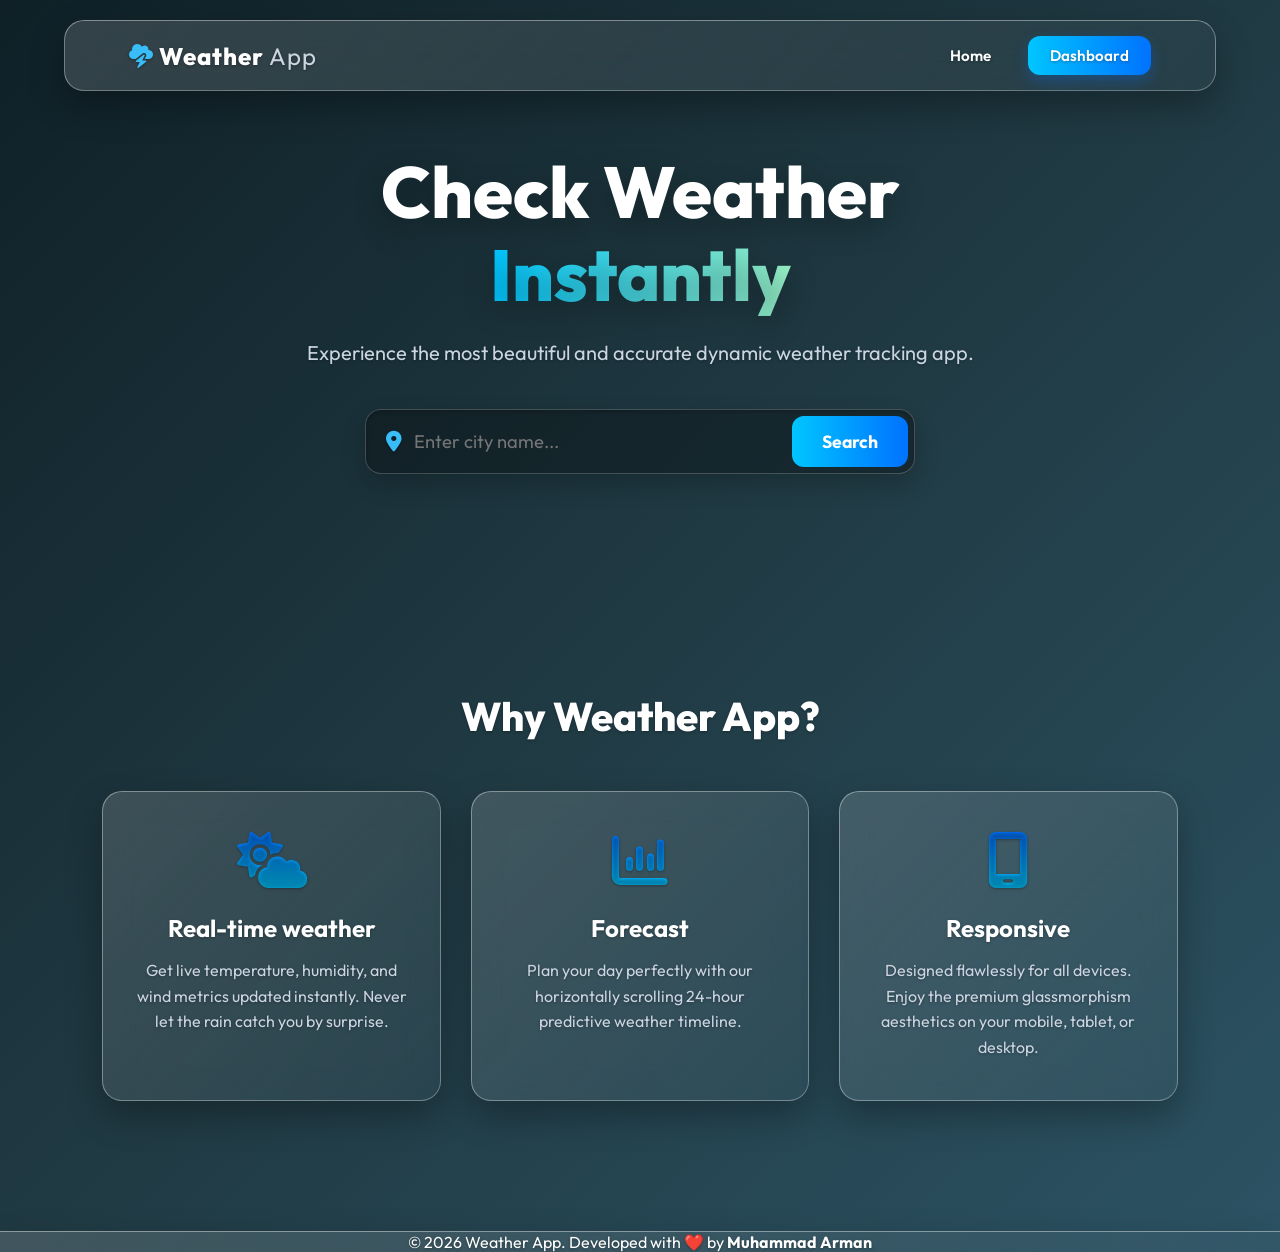
<file: index.html>
<!DOCTYPE html>
<html lang="en">
<head>
    <meta charset="UTF-8">
    <meta name="viewport" content="width=device-width, initial-scale=1.0">
    <title>Weather App</title>
    <link rel="stylesheet" href="assets/global.css">
    <link rel="stylesheet" href="assets/landing.css">
    <link rel="stylesheet" href="https://cdnjs.cloudflare.com/ajax/libs/font-awesome/6.4.0/css/all.min.css">
</head>
<body>
    <div class="glow-orb" style="top: -10%; left: -10%; background: radial-gradient(circle, rgba(0,198,255,0.4) 0%, transparent 70%);"></div>
    <div class="glow-orb" style="bottom: -10%; right: -10%; background: radial-gradient(circle, rgba(0,114,255,0.4) 0%, transparent 70%);"></div>

    <nav class="navbar glass-panel fade-in">
        <div class="logo">
            <i class="fa-solid fa-cloud-bolt" style="color: var(--accent);"></i> Weather <span>App</span>
        </div>
        <div class="nav-links">
            <a href="index.html" class="nav-btn login-btn" style="border: none;">Home</a>
            <a href="weather/dashboard.html" class="nav-btn signup-btn">Dashboard</a>
        </div>
    </nav>

    <main>
        <!-- Hero Section -->
        <section class="hero center-hero">
            <div class="hero-content fade-in">
                <h1>Check Weather <br><span class="gradient-text">Instantly</span></h1>
                <p>Experience the most beautiful and accurate dynamic weather tracking app.</p>
                
                <div class="landing-search-bar">
                    <i class="fa-solid fa-location-dot landing-search-icon"></i>
                    <input type="text" id="landing-search" placeholder="Enter city name..." autocomplete="off">
                    <button id="search-btn" class="btn-primary landing-search-btn">Search</button>
                </div>
            </div>
        </section>

        <!-- Features Section -->
        <section class="features" style="padding-top: 40px;">
            <h2 class="section-title text-center fade-in" style="animation-delay: 0.3s;">Why Weather App?</h2>
            <div class="features-grid">
                <div class="glass-panel feature-card fade-in" style="animation-delay: 0.4s;">
                    <i class="fa-solid fa-cloud-sun feature-icon"></i>
                    <h3>Real-time weather</h3>
                    <p>Get live temperature, humidity, and wind metrics updated instantly. Never let the rain catch you by surprise.</p>
                </div>
                <div class="glass-panel feature-card fade-in" style="animation-delay: 0.5s;">
                    <i class="fa-solid fa-chart-column feature-icon"></i>
                    <h3>Forecast</h3>
                    <p>Plan your day perfectly with our horizontally scrolling 24-hour predictive weather timeline.</p>
                </div>
                <div class="glass-panel feature-card fade-in" style="animation-delay: 0.6s;">
                    <i class="fa-solid fa-mobile-screen feature-icon"></i>
                    <h3>Responsive</h3>
                    <p>Designed flawlessly for all devices. Enjoy the premium glassmorphism aesthetics on your mobile, tablet, or desktop.</p>
                </div>
            </div>
        </section>
    </main>

    <footer class="glass-panel text-center fade-in" style="animation-delay: 0.7s; border-radius: 0; border-bottom: none; border-left: none; border-right: none; margin-top: 50px;">
        <p>&copy; 2026 Weather App. Developed with ❤️ by <strong>Muhammad Arman</strong></p>
    </footer>

    <script>
        const searchBtn = document.getElementById('search-btn');
        const landingSearch = document.getElementById('landing-search');

        // Web Audio API helper for sound effects
        function playClickSound() {
            try {
                const AudioContext = window.AudioContext || window.webkitAudioContext;
                const ctx = new AudioContext();
                const osc = ctx.createOscillator();
                const gainNode = ctx.createGain();
                osc.type = 'triangle';
                osc.frequency.setValueAtTime(400, ctx.currentTime);
                osc.connect(gainNode);
                gainNode.connect(ctx.destination);
                gainNode.gain.setValueAtTime(0, ctx.currentTime);
                gainNode.gain.linearRampToValueAtTime(0.2, ctx.currentTime + 0.02);
                gainNode.gain.exponentialRampToValueAtTime(0.01, ctx.currentTime + 0.15);
                osc.start(ctx.currentTime);
                osc.stop(ctx.currentTime + 0.15);
            } catch(e) {}
        }

        // Search Action
        function handleSearch() {
            const city = landingSearch.value.trim();
            if (city) {
                // Save city for dashboard to pick up automatically
                localStorage.setItem('landingSearchCity', city);
            }
            playClickSound();
            searchBtn.style.transform = 'scale(0.95)';
            
            setTimeout(() => {
                window.location.href = 'weather/dashboard.html';
            }, 200);
        }

        searchBtn.addEventListener('click', handleSearch);
        landingSearch.addEventListener('keypress', (e) => {
            if (e.key === 'Enter') handleSearch();
        });
    </script>
</body>
</html>
</file>
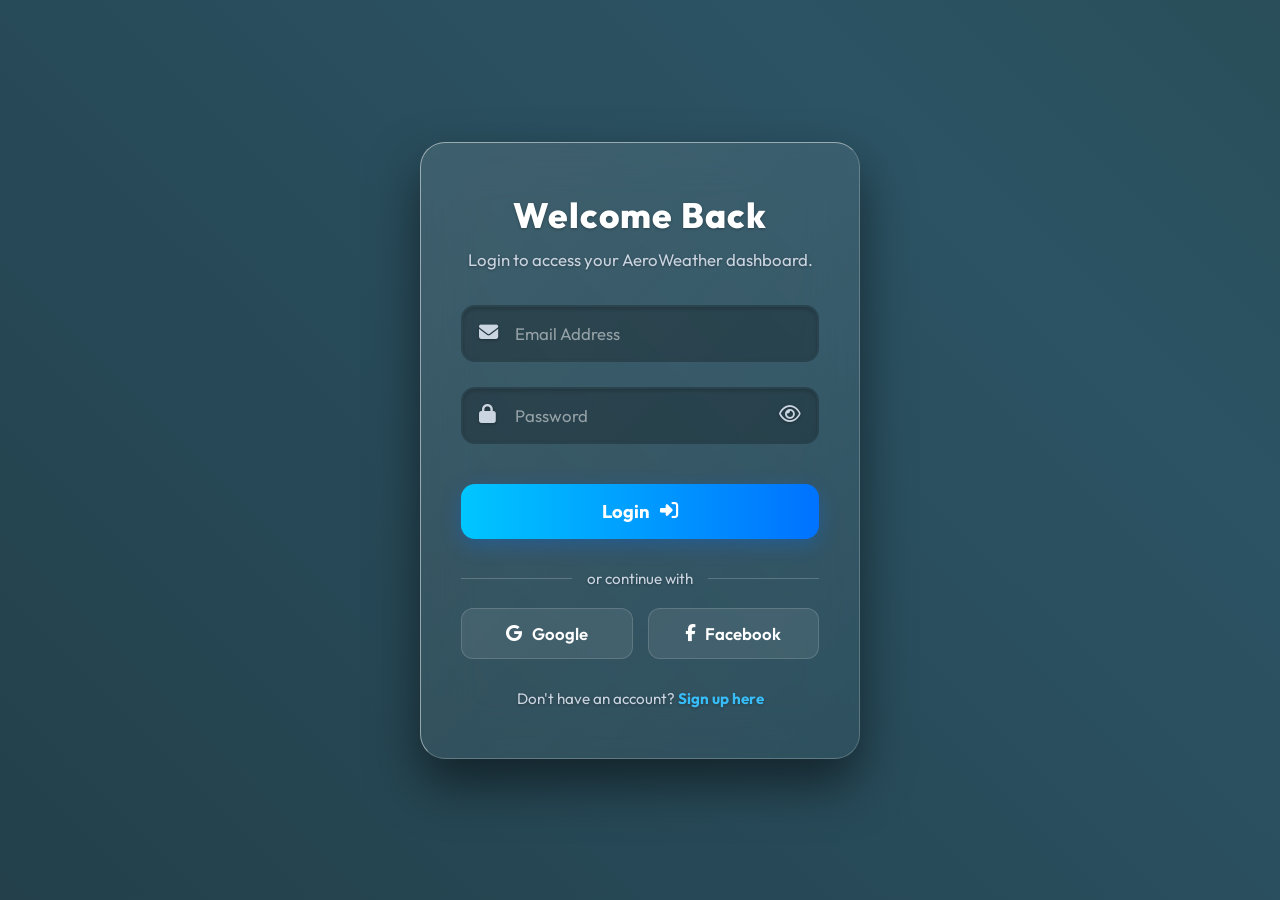
<file: auth/login.html>
<!DOCTYPE html>
<html lang="en">

<head>
    <meta charset="UTF-8">
    <meta name="viewport" content="width=device-width, initial-scale=1.0">
    <title>Login - AeroWeather</title>
    <link rel="stylesheet" href="../assets/global.css">
    <link rel="stylesheet" href="./login.css">
    <link rel="stylesheet" href="https://cdnjs.cloudflare.com/ajax/libs/font-awesome/6.4.0/css/all.min.css">
</head>

<body>
    <div id="toast" class="toast"></div>

    <div class="auth-container glass-panel fade-in">
        <div class="auth-header">
            <h2>Welcome Back</h2>
            <p>Login to access your AeroWeather dashboard.</p>
        </div>

        <form id="login-form" class="auth-form">
            <div class="input-group">
                <i class="fa-solid fa-envelope"></i>
                <input type="email" id="email" placeholder="Email Address" required autocomplete="off">
            </div>

            <div class="input-group">
                <i class="fa-solid fa-lock"></i>
                <input type="password" id="password" placeholder="Password" required>
                <i class="fa-regular fa-eye toggle-password" id="toggle-pwd"></i>
            </div>

            <button type="submit" class="btn-primary">Login <i class="fa-solid fa-right-to-bracket"></i></button>
        </form>

        <div class="divider">
            <span>or continue with</span>
        </div>

        <div class="social-login">
            <button type="button" class="btn-social google-btn" id="google-login">
                <i class="fa-brands fa-google"></i> Google
            </button>
            <button type="button" class="btn-social facebook-btn" id="fb-login">
                <i class="fa-brands fa-facebook-f"></i> Facebook
            </button>
        </div>

        <div class="auth-footer">
            <p>Don't have an account? <a href="signup.html">Sign up here</a></p>
        </div>
    </div>

    <script src="login.js"></script>
</body>

</html>
</file>
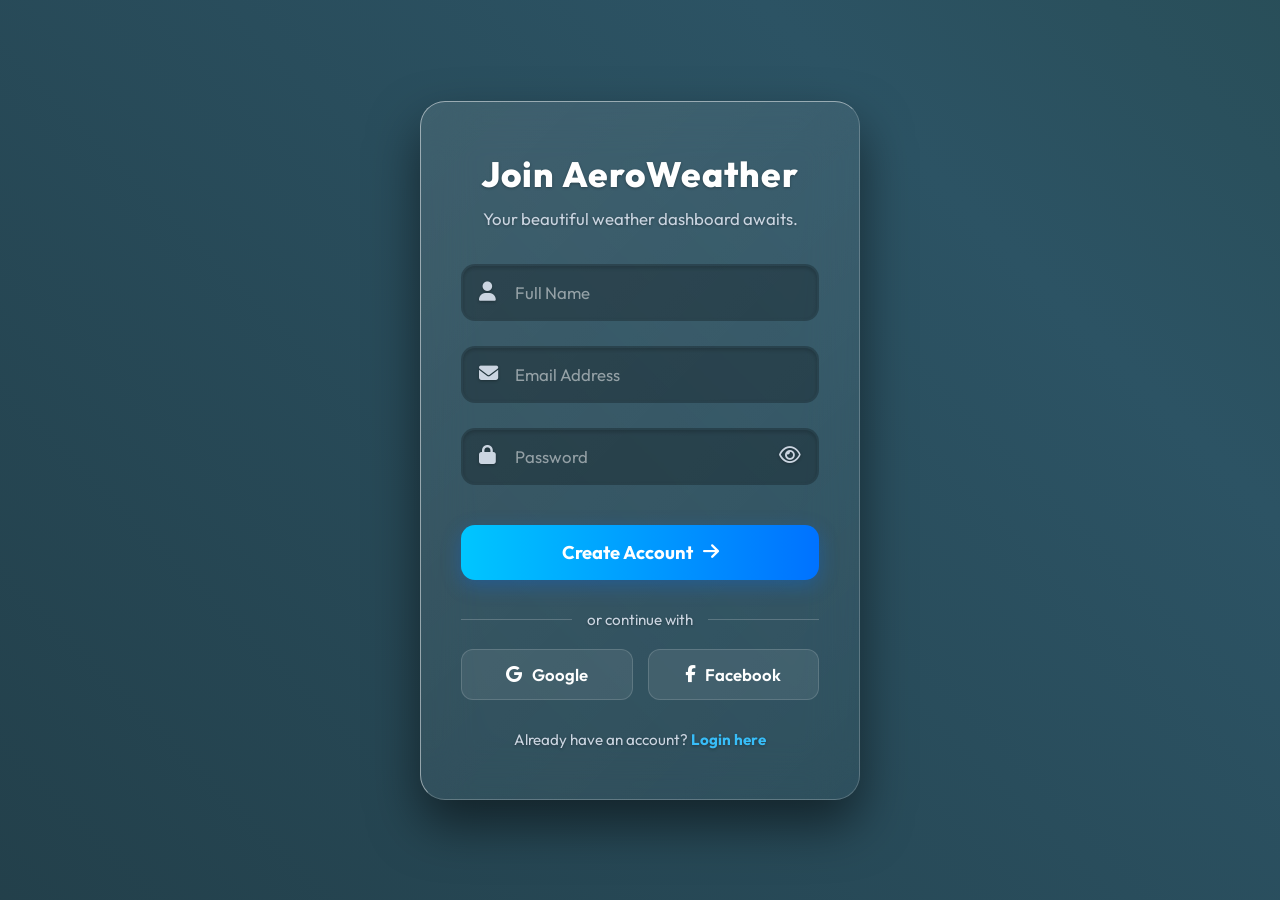
<file: auth/signup.html>
<!DOCTYPE html>
<html lang="en">

<head>
    <meta charset="UTF-8">
    <meta name="viewport" content="width=device-width, initial-scale=1.0">
    <title>Signup - AeroWeather</title>
    <link rel="stylesheet" href="../assets/global.css">
    <link rel="stylesheet" href="./signup.css">
    <link rel="stylesheet" href="https://cdnjs.cloudflare.com/ajax/libs/font-awesome/6.4.0/css/all.min.css">
</head>

<body>
    <div id="toast" class="toast"></div>

    <div class="auth-container glass-panel fade-in">
        <div class="auth-header">
            <h2>Join AeroWeather</h2>
            <p>Your beautiful weather dashboard awaits.</p>
        </div>

        <form id="signup-form" class="auth-form">
            <div class="input-group">
                <i class="fa-solid fa-user"></i>
                <input type="text" id="name" placeholder="Full Name" required autocomplete="off">
            </div>

            <div class="input-group">
                <i class="fa-solid fa-envelope"></i>
                <input type="email" id="email" placeholder="Email Address" required autocomplete="off">
            </div>

            <div class="input-group">
                <i class="fa-solid fa-lock"></i>
                <input type="password" id="password" placeholder="Password" required>
                <i class="fa-regular fa-eye toggle-password" id="toggle-pwd"></i>
            </div>

            <button type="submit" class="btn-primary">Create Account <i class="fa-solid fa-arrow-right"></i></button>
        </form>

        <div class="divider">
            <span>or continue with</span>
        </div>

        <div class="social-login">
            <button type="button" class="btn-social google-btn" id="google-login">
                <i class="fa-brands fa-google"></i> Google
            </button>
            <button type="button" class="btn-social facebook-btn" id="fb-login">
                <i class="fa-brands fa-facebook-f"></i> Facebook
            </button>
        </div>

        <div class="auth-footer">
            <p>Already have an account? <a href="login.html">Login here</a></p>
        </div>
    </div>

    <script src="signup.js"></script>
</body>

</html>
</file>
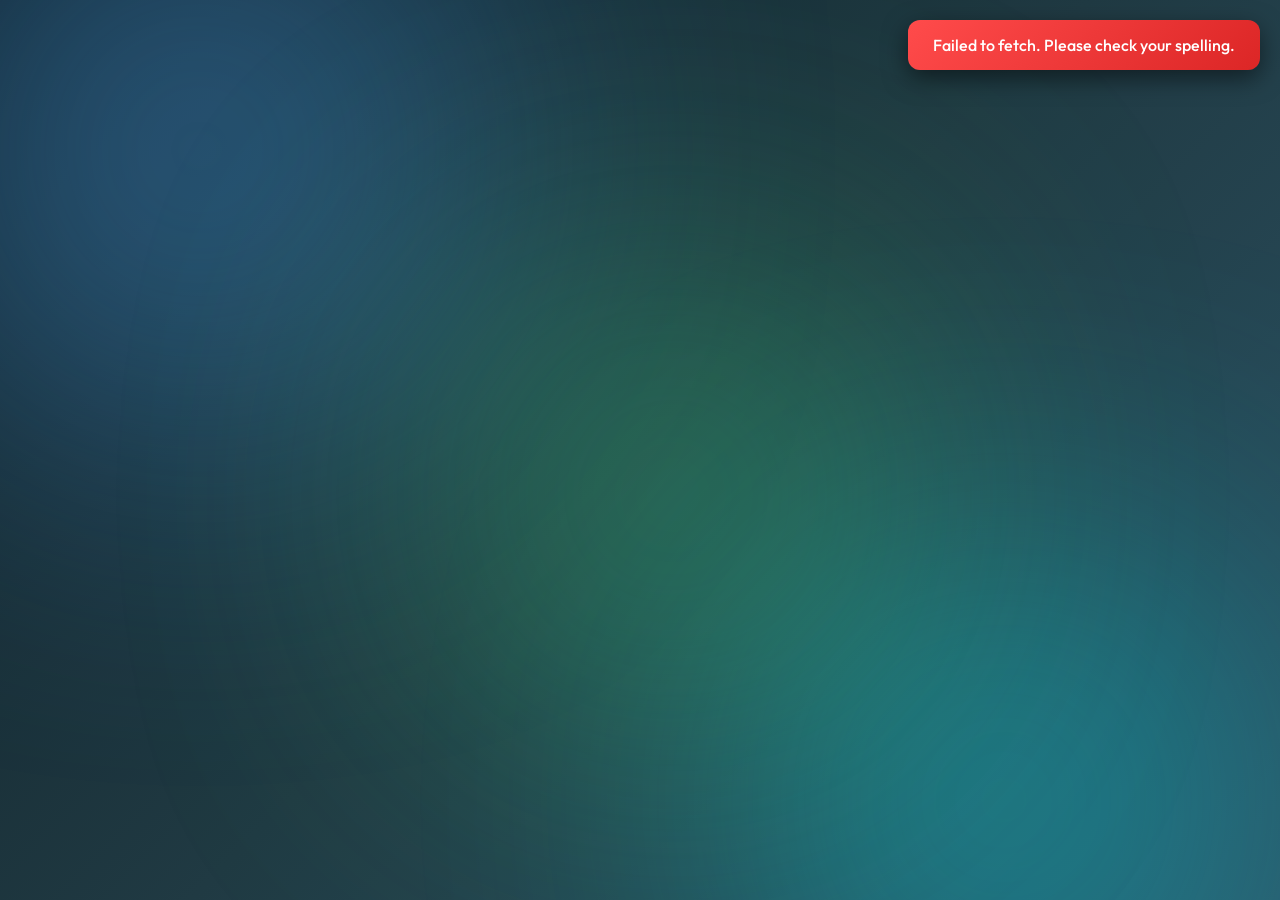
<file: weather/dashboard.html>
<!DOCTYPE html>
<html lang="en">

<head>
    <meta charset="UTF-8">
    <meta name="viewport" content="width=device-width, initial-scale=1.0">
    <title>Dashboard - Weather App</title>
    <link rel="stylesheet" href="../assets/global.css">
    <link rel="stylesheet" href="./weather.css">
    <link rel="stylesheet" href="https://cdnjs.cloudflare.com/ajax/libs/font-awesome/6.4.0/css/all.min.css">
</head>

<body>
    <div class="glow-orb orb-1"></div>
    <div class="glow-orb orb-2"></div>
    <div class="glow-orb orb-3"></div>

    <div id="toast" class="toast"></div>

    <!-- Preloader -->
    <div id="preloader" class="preloader">
        <div class="loader-spinner"></div>
    </div>

    <!-- Main Content -->
    <div class="dashboard-wrapper blur-bg hidden" id="dashboard">
        <!-- Navbar -->
        <nav class="navbar glass-panel">
            <a href="../index.html" class="nav-brand" style="text-decoration: none; color: white; display: flex; align-items: center; gap: 10px;">
                <i class="fa-solid fa-cloud-bolt fa-bounce" style="color: var(--accent);"></i>
                <span>Weather App</span>
            </a>

            <div class="nav-controls">
                <div class="search-bar">
                    <i class="fa-solid fa-search"></i>
                    <input type="text" id="city-search" placeholder="Search City (e.g. London)..." autocomplete="off">
                    <button id="location-btn" class="btn-location" title="Use My Location">
                        <i class="fa-solid fa-location-crosshairs"></i>
                    </button>
                </div>

                <div class="quick-select">
                    <select id="country-select">
                        <option value="" disabled selected>Quick Select</option>
                        <option value="Karachi">Pakistan (Karachi)</option>
                        <option value="London">United Kingdom (London)</option>
                        <option value="New York">USA (New York)</option>
                        <option value="Tokyo">Japan (Tokyo)</option>
                        <option value="Sydney">Australia (Sydney)</option>
                        <option value="Dubai">UAE (Dubai)</option>
                        <option value="Paris">France (Paris)</option>
                    </select>
                </div>

                <div class="user-menu">
                    <button id="logout-btn" class="btn-logout" title="Go to Home" style="border-radius: 12px; padding: 10px 20px; font-weight: 600; color: white; background: rgba(255,255,255,0.1); border: 1px solid rgba(255,255,255,0.2);">
                        <i class="fa-solid fa-house" style="margin-right: 8px;"></i> Home
                    </button>
                </div>
            </div>
        </nav>

        <!-- Weather Main Area -->
        <main class="weather-container">
            <div class="weather-hero glass-panel fade-in">
                <div class="location-header">
                    <h1 id="city-name">Loading...</h1>
                    <p id="date-time">--</p>
                </div>

                <div class="current-weather">
                    <div class="temp-display">
                        <div style="display: flex; align-items: center; justify-content: flex-end; gap: 15px;">
                            <i id="main-weather-icon" class="fa-solid fa-cloud" style="font-size: 4rem;"></i>
                            <h2 id="current-temp">--°</h2>
                        </div>
                        <p id="weather-desc">Fetching weather...</p>
                    </div>
                </div>
            </div>

            <div class="weather-details grid fade-in" style="animation-delay: 0.2s;">
                <div class="detail-card glass-panel">
                    <i class="fa-solid fa-temperature-three-quarters"></i>
                    <h3>Feels Like</h3>
                    <p id="feels-like">--°</p>
                </div>
                <div class="detail-card glass-panel">
                    <i class="fa-solid fa-droplet"></i>
                    <h3>Humidity</h3>
                    <p id="humidity">--%</p>
                </div>
                <div class="detail-card glass-panel">
                    <i class="fa-solid fa-wind"></i>
                    <h3>Wind Speed</h3>
                    <p id="wind-speed">-- km/h</p>
                </div>
                <div class="detail-card glass-panel">
                    <i class="fa-solid fa-gauge"></i>
                    <h3>Pressure</h3>
                    <p id="pressure">-- hPa</p>
                </div>
            </div>

            <!-- New 24-Hour Forecast Section -->
            <div class="forecast-container glass-panel fade-in" style="animation-delay: 0.3s; margin-bottom: 20px;">
                <div class="forecast-header"
                    style="display: flex; justify-content: space-between; align-items: center; margin-bottom: 20px;">
                    <h3 style="font-weight: 600; font-size: 1.2rem;"><i class="fa-regular fa-clock"
                            style="margin-right: 8px;"></i>24-Hour Forecast</h3>
                </div>
                <div class="hourly-forecast" id="hourly-forecast">
                    <!-- Hourly items injected by JS -->
                </div>
            </div>

            <!-- New 7-Day Forecast Section -->
            <div class="forecast-container glass-panel fade-in" style="animation-delay: 0.35s;">
                <div class="forecast-header"
                    style="display: flex; justify-content: space-between; align-items: center; margin-bottom: 20px;">
                    <h3 style="font-weight: 600; font-size: 1.2rem;"><i class="fa-regular fa-calendar-days"
                            style="margin-right: 8px;"></i>7-Day Forecast</h3>
                </div>
                <div class="daily-forecast" id="daily-forecast">
                    <!-- Daily items injected by JS -->
                </div>
            </div>
        </main>

        <footer class="fade-in" style="animation-delay: 0.4s;">
            <p>Developed with ❤️ by <strong>Muhammad Arman</strong></p>
        </footer>
    </div>

    <script src="weather.js"></script>
</body>

</html>
</file>
<file: assets/global.css>
@import url('https://fonts.googleapis.com/css2?family=Outfit:wght@300;400;500;600;700;800&display=swap');

:root {
    --bg-gradient: linear-gradient(135deg, #0f2027, #203a43, #2c5364);
    /* Default dark mode base */

    /* Enhanced Glassmorphism Variables */
    --glass-bg: linear-gradient(135deg, rgba(255, 255, 255, 0.15) 0%, rgba(255, 255, 255, 0.03) 100%);
    --glass-border: rgba(255, 255, 255, 0.3);

    /* Improved Text Contrast */
    --text-primary: #ffffff;
    --text-secondary: #cbd5e1;
    /* Clearer secondary gray */

    /* Vibrant Accents */
    --accent: #38bdf8;
    /* Brighter sleek blue */
    --accent-hover: #0ea5e9;
    --error: #ff4b4b;
    --success: #10b981;
}

* {
    margin: 0;
    padding: 0;
    box-sizing: border-box;
    font-family: 'Outfit', sans-serif;
}

body {
    background: var(--bg-gradient);
    min-height: 100vh;
    color: var(--text-primary);
    overflow-x: hidden;
    /* Soft text shadow for overall readability against glowing backgrounds */
    text-shadow: 0 1px 3px rgba(0, 0, 0, 0.3);
}

/* Reusable Glassmorphism Utilities */
.glass-panel {
    background: var(--glass-bg);
    backdrop-filter: blur(16px);
    -webkit-backdrop-filter: blur(16px);
    border: 1px solid var(--glass-border);
    border-top: 1px solid rgba(255, 255, 255, 0.4);
    border-left: 1px solid rgba(255, 255, 255, 0.4);
    border-radius: 20px;
    box-shadow: 0 15px 35px rgba(0, 0, 0, 0.3);
}

/* Custom Scrollbar */
::-webkit-scrollbar {
    width: 8px;
}

::-webkit-scrollbar-track {
    background: rgba(0, 0, 0, 0.2);
}

::-webkit-scrollbar-thumb {
    background: var(--glass-border);
    border-radius: 4px;
}

::-webkit-scrollbar-thumb:hover {
    background: var(--accent);
}

/* Toast Container & Animation */
.toast {
    position: fixed;
    top: 20px;
    right: 20px;
    padding: 15px 25px;
    border-radius: 12px;
    color: white;
    font-weight: 500;
    transform: translateX(200%);
    transition: transform 0.4s cubic-bezier(0.175, 0.885, 0.32, 1.275);
    z-index: 1000;
    box-shadow: 0 8px 25px rgba(0, 0, 0, 0.5);
    display: flex;
    align-items: center;
    gap: 12px;
    text-shadow: none;
    /* remove shadow here */
}

.toast.show {
    transform: translateX(0);
}

.toast.error {
    background: linear-gradient(135deg, var(--error), #dc2626);
}

.toast.success {
    background: linear-gradient(135deg, var(--success), #059669);
}

/* Animation Utils */
.fade-in {
    animation: fadeIn 0.8s ease-out forwards;
}

@keyframes fadeIn {
    from {
        opacity: 0;
        transform: translateY(20px);
    }

    to {
        opacity: 1;
        transform: translateY(0);
    }
}
</file>
<file: assets/landing.css>
/* Landing Page Specific Rules */
body {
    background: linear-gradient(135deg, #0f2027, #203a43, #2c5364);
    min-height: 100vh;
    overflow-x: hidden;
}

.text-center {
    text-align: center;
}

.navbar {
    display: flex;
    justify-content: space-between;
    align-items: center;
    padding: 15px 5%;
    margin: 20px auto;
    width: 90%;
    max-width: 1300px;
    border-radius: 20px;
    position: sticky;
    top: 20px;
    z-index: 100;
}

.logo {
    font-size: 1.5rem;
    font-weight: 800;
    color: white;
    letter-spacing: 1px;
}

.logo span {
    font-weight: 400;
    color: var(--text-secondary);
}

.nav-links {
    display: flex;
    gap: 15px;
    align-items: center;
}

.nav-btn {
    padding: 10px 22px;
    border-radius: 12px;
    text-decoration: none;
    font-weight: 600;
    font-size: 0.95rem;
    transition: all 0.3s ease;
    cursor: pointer;
    border: none;
    outline: none;
}

.login-btn {
    color: var(--text-primary);
    border: 1px solid rgba(255,255,255,0.2);
    background: transparent;
}

.login-btn:hover {
    background: rgba(255,255,255,0.1);
}

.signup-btn {
    background: linear-gradient(90deg, #00c6ff, #0072ff);
    color: white;
    box-shadow: 0 6px 15px rgba(0, 114, 255, 0.3);
}

.signup-btn:hover {
    transform: translateY(-2px);
    box-shadow: 0 8px 20px rgba(0, 114, 255, 0.5);
}

/* Hero Section */
.hero {
    display: flex;
    align-items: center;
    justify-content: space-between;
    min-height: 75vh;
    padding: 40px 8%;
    max-width: 1400px;
    margin: 0 auto;
    gap: 40px;
}

.hero-content {
    flex: 1;
    max-width: 650px;
}

.hero-content h1 {
    font-size: 4.5rem;
    line-height: 1.15;
    margin-bottom: 25px;
    font-weight: 800;
    text-shadow: 0 10px 30px rgba(0,0,0,0.3);
}

.gradient-text {
    background: linear-gradient(90deg, #00c6ff, #99f2c8);
    -webkit-background-clip: text;
    -webkit-text-fill-color: transparent;
}

.hero-content p {
    font-size: 1.25rem;
    color: var(--text-secondary);
    margin-bottom: 40px;
    line-height: 1.6;
}

/* Updated Centered Hero Styles */
.center-hero {
    flex-direction: column !important;
    text-align: center !important;
    justify-content: center !important;
    min-height: 60vh !important;
}

.center-hero .hero-content {
    max-width: 800px;
    margin: 0 auto;
}

.center-hero h1 {
    font-size: 4.5rem;
    margin-bottom: 20px;
}

/* Landing specific search bar */
.landing-search-bar {
    max-width: 550px;
    margin: 40px auto 10px;
    display: flex;
    align-items: center;
    background: rgba(0,0,0,0.3);
    border-radius: 16px;
    padding: 6px 6px 6px 20px;
    border: 1px solid rgba(255,255,255,0.2);
    box-shadow: inset 0 2px 5px rgba(0,0,0,0.2), 0 10px 25px rgba(0,0,0,0.2);
    transition: all 0.3s ease;
}

.landing-search-bar:focus-within {
    border-color: var(--accent);
    box-shadow: 0 0 20px rgba(56, 189, 248, 0.4);
    background: rgba(0,0,0,0.4);
}

.landing-search-icon {
    color: var(--accent);
    margin-right: 12px;
    font-size: 1.3rem;
}

#landing-search {
    background: transparent;
    border: none;
    color: white;
    flex: 1;
    outline: none;
    font-size: 1.15rem;
    padding: 12px 0;
    width: 100%;
}

.landing-search-btn {
    margin: 0;
    border-radius: 12px !important;
    padding: 14px 30px !important;
    font-size: 1.1rem !important;
    box-shadow: none !important;
}

.btn-primary {
    background: linear-gradient(90deg, #00c6ff, #0072ff);
    color: white;
    padding: 18px 40px;
    border: none;
    border-radius: 14px;
    font-size: 1.15rem;
    font-weight: 700;
    cursor: pointer;
    transition: all 0.4s ease;
    display: inline-flex;
    justify-content: center;
    align-items: center;
    gap: 12px;
    box-shadow: 0 6px 20px rgba(0, 114, 255, 0.3);
}

.btn-primary:hover {
    transform: translateY(-4px) scale(1.02);
    box-shadow: 0 12px 30px rgba(0, 114, 255, 0.5);
}

.hero-visual {
    flex: 1;
    display: flex;
    justify-content: center;
    align-items: center;
    position: relative;
}

.mockup-card {
    width: 250px;
    height: 320px;
    display: flex;
    flex-direction: column;
    justify-content: center;
    align-items: center;
    border-radius: 30px;
    transform: rotate(5deg);
    transition: transform 0.5s ease;
    background: linear-gradient(135deg, rgba(255,255,255,0.15), rgba(255,255,255,0.05));
    box-shadow: 0 20px 50px rgba(0,0,0,0.5);
    border: 1px solid rgba(255, 255, 255, 0.3);
    border-top: 1px solid rgba(255, 255, 255, 0.6);
    border-left: 1px solid rgba(255, 255, 255, 0.6);
}

.mockup-card:hover {
    transform: rotate(0deg) scale(1.08) translateY(-10px);
}

.mockup-card h2 {
    font-size: 3.5rem;
    margin: 20px 0 5px;
}

.mockup-card p {
    font-size: 1.2rem;
    color: var(--text-secondary);
}

/* Features */
.features {
    padding: 80px 8%;
    max-width: 1400px;
    margin: 0 auto;
}

.section-title {
    font-size: 2.5rem;
    margin-bottom: 50px;
    font-weight: 800;
}

.features-grid {
    display: grid;
    grid-template-columns: repeat(auto-fit, minmax(300px, 1fr));
    gap: 30px;
}

.feature-card {
    padding: 40px 30px;
    border-radius: 20px;
    text-align: center;
    transition: transform 0.4s ease, box-shadow 0.4s ease;
}

.feature-card:hover {
    transform: translateY(-10px);
    box-shadow: 0 20px 40px rgba(0,0,0,0.4);
    border-color: rgba(255, 255, 255, 0.4);
}

.feature-icon {
    font-size: 3.5rem;
    margin-bottom: 25px;
    background: -webkit-linear-gradient(90deg, #00c6ff, #0072ff);
    -webkit-background-clip: text;
    -webkit-text-fill-color: transparent;
}

.feature-card h3 {
    font-size: 1.5rem;
    margin-bottom: 15px;
}

.feature-card p {
    color: var(--text-secondary);
    line-height: 1.6;
    font-size: 1rem;
}

/* Responsive */
@media (max-width: 900px) {
    .hero {
        flex-direction: column;
        text-align: center;
        padding-top: 40px;
    }
    
    .center-hero h1 {
        font-size: 3.2rem;
    }
    
    .hero-btn {
        margin: 0 auto;
    }
    
    .hero-visual {
        margin-top: 60px;
    }
}
@media (max-width: 480px) {
    .center-hero h1 {
        font-size: 2.5rem;
    }
    .landing-search-bar {
        flex-direction: column;
        padding: 12px;
        border-radius: 20px;
        gap: 15px;
    }
    #landing-search {
        text-align: center;
    }
    .landing-search-btn {
        width: 100%;
        padding: 16px 0 !important;
    }
    .landing-search-icon {
        display: none;
    }
    .navbar {
        width: 100%;
        padding: 15px;
        border-radius: 0;
        top: 0;
    }
    .logo {
        font-size: 1.2rem;
    }
    .nav-btn {
        padding: 8px 12px;
        font-size: 0.85rem;
    }
}
</file>
<file: auth/login.css>
/* Animated Gradient Background */
body {
    display: flex;
    justify-content: center;
    align-items: center;
    background: linear-gradient(45deg, #0f2027, #203a43, #2c5364, #1f4037, #99f2c8);
    background-size: 400% 400%;
    animation: gradientShift 15s ease infinite;
    min-height: 100vh;
}

@keyframes gradientShift {
    0% { background-position: 0% 50%; }
    50% { background-position: 100% 50%; }
    100% { background-position: 0% 50%; }
}

/* Enhanced Glass Effect & Spacing */
.auth-container {
    width: 100%;
    max-width: 440px;
    padding: 50px 40px;
    text-align: center;
    background: linear-gradient(135deg, rgba(255, 255, 255, 0.1), rgba(255, 255, 255, 0.03));
    backdrop-filter: blur(25px);
    -webkit-backdrop-filter: blur(25px);
    border: 1px solid rgba(255, 255, 255, 0.2);
    border-top: 1px solid rgba(255, 255, 255, 0.5);
    border-left: 1px solid rgba(255, 255, 255, 0.5);
    border-radius: 25px;
    box-shadow: 0 25px 50px rgba(0, 0, 0, 0.5);
}

.auth-header h2 {
    font-size: 2.2rem;
    font-weight: 800;
    margin-bottom: 12px;
    letter-spacing: 1px;
}

.auth-header p {
    color: var(--text-secondary);
    margin-bottom: 35px;
    font-size: 1.05rem;
}

.auth-form {
    display: flex;
    flex-direction: column;
    gap: 25px;
}

.input-group {
    position: relative;
    display: flex;
    align-items: center;
}

/* Input Animations */
.input-group i:not(.toggle-password) {
    position: absolute;
    left: 18px;
    color: var(--text-secondary);
    font-size: 1.2rem;
    transition: color 0.4s ease, transform 0.4s ease;
}

.input-group:focus-within i:not(.toggle-password) {
    color: var(--accent);
    transform: scale(1.15);
}

.input-group input {
    width: 100%;
    padding: 16px 16px 16px 52px;
    background: rgba(0, 0, 0, 0.25);
    border: 2px solid transparent;
    border-radius: 14px;
    color: white;
    font-size: 1.05rem;
    outline: none;
    transition: all 0.4s cubic-bezier(0.25, 0.8, 0.25, 1);
    box-shadow: inset 0 2px 4px rgba(0,0,0,0.2);
}

.input-group input::placeholder {
    color: rgba(255, 255, 255, 0.5);
    transition: opacity 0.3s ease;
}

.input-group input:focus {
    background: rgba(0, 0, 0, 0.4);
    border-color: var(--accent);
    transform: translateY(-3px);
    box-shadow: 0 10px 20px rgba(0, 0, 0, 0.3), inset 0 0 0 transparent;
}

.input-group input:focus::placeholder {
    opacity: 0.3;
}

.btn-primary {
    background: linear-gradient(90deg, #00c6ff, #0072ff);
    color: white;
    padding: 16px;
    border: none;
    border-radius: 14px;
    font-size: 1.15rem;
    font-weight: 700;
    cursor: pointer;
    transition: all 0.4s ease;
    display: flex;
    justify-content: center;
    align-items: center;
    gap: 10px;
    margin-top: 15px;
    box-shadow: 0 6px 20px rgba(0, 114, 255, 0.3);
}

.btn-primary:hover {
    transform: translateY(-4px) scale(1.02);
    box-shadow: 0 12px 25px rgba(0, 114, 255, 0.5);
}

.auth-footer {
    margin-top: 30px;
    font-size: 0.95rem;
    color: var(--text-secondary);
}

.auth-footer a {
    color: var(--accent);
    text-decoration: none;
    font-weight: 700;
    transition: color 0.3s ease;
}

.auth-footer a:hover {
    color: white;
}

/* Social Login Styles */
.divider {
    display: flex;
    align-items: center;
    margin: 30px 0 20px;
    color: var(--text-secondary);
    font-size: 0.95rem;
}
.divider::before, .divider::after {
    content: '';
    flex: 1;
    border-bottom: 1px solid rgba(255, 255, 255, 0.2);
}
.divider span {
    padding: 0 15px;
}
.social-login {
    display: flex;
    gap: 15px;
    margin-bottom: 10px;
}
.btn-social {
    flex: 1;
    padding: 14px;
    border: none;
    border-radius: 12px;
    font-size: 1.05rem;
    font-weight: 600;
    cursor: pointer;
    display: flex;
    justify-content: center;
    align-items: center;
    gap: 10px;
    transition: all 0.4s ease;
    color: white;
}
.google-btn {
    background: rgba(255, 255, 255, 0.08);
    border: 1px solid rgba(255, 255, 255, 0.15);
}
.google-btn:hover {
    background: #db4437;
    border-color: #db4437;
    box-shadow: 0 8px 20px rgba(219, 68, 55, 0.4);
    transform: translateY(-3px);
}
.facebook-btn {
    background: rgba(255, 255, 255, 0.08);
    border: 1px solid rgba(255, 255, 255, 0.15);
}
.facebook-btn:hover {
    background: #4267B2;
    border-color: #4267B2;
    box-shadow: 0 8px 20px rgba(66, 103, 178, 0.4);
    transform: translateY(-3px);
}

/* Password Toggle Styles */
.input-group .toggle-password {
    position: absolute;
    left: auto !important;
    right: 18px;
    cursor: pointer;
    color: var(--text-secondary);
    transition: color 0.3s ease, transform 0.3s ease;
    font-size: 1.2rem;
    z-index: 10;
}
.input-group .toggle-password:hover {
    color: var(--accent);
    transform: scale(1.1);
}
.input-group input {
    padding-right: 50px !important;
}

/* Responsive Mobile view */
@media (max-width: 480px) {
    .auth-container {
        width: 92%;
        padding: 40px 25px;
        border-radius: 20px;
    }

    .auth-header h2 {
        font-size: 1.8rem;
    }

    .auth-header p {
        font-size: 0.95rem;
        margin-bottom: 25px;
    }

    .input-group input {
        padding: 14px 14px 14px 45px;
        font-size: 1rem;
    }

    .social-login {
        flex-direction: column;
        gap: 15px;
    }

    .btn-social {
        padding: 12px;
        font-size: 1rem;
    }
}
</file>
<file: auth/signup.css>
/* Animated Gradient Background */
body {
    display: flex;
    justify-content: center;
    align-items: center;
    background: linear-gradient(45deg, #0f2027, #203a43, #2c5364, #1f4037, #99f2c8);
    background-size: 400% 400%;
    animation: gradientShift 15s ease infinite;
    min-height: 100vh;
}

@keyframes gradientShift {
    0% { background-position: 0% 50%; }
    50% { background-position: 100% 50%; }
    100% { background-position: 0% 50%; }
}

/* Enhanced Glass Effect & Spacing */
.auth-container {
    width: 100%;
    max-width: 440px;
    padding: 50px 40px;
    text-align: center;
    background: linear-gradient(135deg, rgba(255, 255, 255, 0.1), rgba(255, 255, 255, 0.03));
    backdrop-filter: blur(25px);
    -webkit-backdrop-filter: blur(25px);
    border: 1px solid rgba(255, 255, 255, 0.2);
    border-top: 1px solid rgba(255, 255, 255, 0.5);
    border-left: 1px solid rgba(255, 255, 255, 0.5);
    border-radius: 25px;
    box-shadow: 0 25px 50px rgba(0, 0, 0, 0.5);
}

.auth-header h2 {
    font-size: 2.2rem;
    font-weight: 800;
    margin-bottom: 12px;
    letter-spacing: 1px;
}

.auth-header p {
    color: var(--text-secondary);
    margin-bottom: 35px;
    font-size: 1.05rem;
}

.auth-form {
    display: flex;
    flex-direction: column;
    gap: 25px;
}

.input-group {
    position: relative;
    display: flex;
    align-items: center;
}

/* Input Animations */
.input-group i:not(.toggle-password) {
    position: absolute;
    left: 18px;
    color: var(--text-secondary);
    font-size: 1.2rem;
    transition: color 0.4s ease, transform 0.4s ease;
}

.input-group:focus-within i:not(.toggle-password) {
    color: var(--accent);
    transform: scale(1.15);
}

.input-group input {
    width: 100%;
    padding: 16px 16px 16px 52px;
    background: rgba(0, 0, 0, 0.25);
    border: 2px solid transparent;
    border-radius: 14px;
    color: white;
    font-size: 1.05rem;
    outline: none;
    transition: all 0.4s cubic-bezier(0.25, 0.8, 0.25, 1);
    box-shadow: inset 0 2px 4px rgba(0,0,0,0.2);
}

.input-group input::placeholder {
    color: rgba(255, 255, 255, 0.5);
    transition: opacity 0.3s ease;
}

.input-group input:focus {
    background: rgba(0, 0, 0, 0.4);
    border-color: var(--accent);
    transform: translateY(-3px);
    box-shadow: 0 10px 20px rgba(0, 0, 0, 0.3), inset 0 0 0 transparent;
}

.input-group input:focus::placeholder {
    opacity: 0.3;
}

.btn-primary {
    background: linear-gradient(90deg, #00c6ff, #0072ff);
    color: white;
    padding: 16px;
    border: none;
    border-radius: 14px;
    font-size: 1.15rem;
    font-weight: 700;
    cursor: pointer;
    transition: all 0.4s ease;
    display: flex;
    justify-content: center;
    align-items: center;
    gap: 10px;
    margin-top: 15px;
    box-shadow: 0 6px 20px rgba(0, 114, 255, 0.3);
}

.btn-primary:hover {
    transform: translateY(-4px) scale(1.02);
    box-shadow: 0 12px 25px rgba(0, 114, 255, 0.5);
}

.auth-footer {
    margin-top: 30px;
    font-size: 0.95rem;
    color: var(--text-secondary);
}

.auth-footer a {
    color: var(--accent);
    text-decoration: none;
    font-weight: 700;
    transition: color 0.3s ease;
}

.auth-footer a:hover {
    color: white;
}

/* Social Login Styles */
.divider {
    display: flex;
    align-items: center;
    margin: 30px 0 20px;
    color: var(--text-secondary);
    font-size: 0.95rem;
}
.divider::before, .divider::after {
    content: '';
    flex: 1;
    border-bottom: 1px solid rgba(255, 255, 255, 0.2);
}
.divider span {
    padding: 0 15px;
}
.social-login {
    display: flex;
    gap: 15px;
    margin-bottom: 10px;
}
.btn-social {
    flex: 1;
    padding: 14px;
    border: none;
    border-radius: 12px;
    font-size: 1.05rem;
    font-weight: 600;
    cursor: pointer;
    display: flex;
    justify-content: center;
    align-items: center;
    gap: 10px;
    transition: all 0.4s ease;
    color: white;
}
.google-btn {
    background: rgba(255, 255, 255, 0.08);
    border: 1px solid rgba(255, 255, 255, 0.15);
}
.google-btn:hover {
    background: #db4437;
    border-color: #db4437;
    box-shadow: 0 8px 20px rgba(219, 68, 55, 0.4);
    transform: translateY(-3px);
}
.facebook-btn {
    background: rgba(255, 255, 255, 0.08);
    border: 1px solid rgba(255, 255, 255, 0.15);
}
.facebook-btn:hover {
    background: #4267B2;
    border-color: #4267B2;
    box-shadow: 0 8px 20px rgba(66, 103, 178, 0.4);
    transform: translateY(-3px);
}

/* Password Toggle Styles */
.input-group .toggle-password {
    position: absolute;
    left: auto !important;
    right: 18px;
    cursor: pointer;
    color: var(--text-secondary);
    transition: color 0.3s ease, transform 0.3s ease;
    font-size: 1.2rem;
    z-index: 10;
}
.input-group .toggle-password:hover {
    color: var(--accent);
    transform: scale(1.1);
}
.input-group input {
    padding-right: 50px !important;
}

/* Responsive Mobile view */
@media (max-width: 480px) {
    .auth-container {
        width: 92%;
        padding: 40px 25px;
        border-radius: 20px;
    }

    .auth-header h2 {
        font-size: 1.8rem;
    }

    .auth-header p {
        font-size: 0.95rem;
        margin-bottom: 25px;
    }

    .input-group input {
        padding: 14px 14px 14px 45px;
        font-size: 1rem;
    }

    .social-login {
        flex-direction: column;
        gap: 15px;
    }

    .btn-social {
        padding: 12px;
        font-size: 1rem;
    }
}
</file>
<file: weather/weather.css>
/* Dashboard Background with Dynamic Theme Variable */
body {
    background: var(--dynamic-bg, linear-gradient(135deg, #0f2027, #203a43, #2c5364));
    background-size: cover;
    background-attachment: fixed;
    transition: background 1.5s ease;
}

/* Glowing Orbs - Tuned for softer contrast so they don't overpower text */
.glow-orb {
    position: fixed;
    border-radius: 50%;
    filter: blur(150px);
    z-index: -1;
    opacity: 0.4;
}

.orb-1 {
    width: 600px;
    height: 600px;
    background: #4facfe;
    top: -150px;
    left: -100px;
    animation: floatOrb 12s infinite alternate;
}

.orb-2 {
    width: 500px;
    height: 500px;
    background: #00f2fe;
    bottom: -150px;
    right: 2%;
    animation: floatOrb 15s infinite alternate-reverse;
}

.orb-3 {
    width: 450px;
    height: 450px;
    background: #43e97b;
    top: 30%;
    left: 35%;
    animation: floatOrb 20s infinite alternate;
}

@keyframes floatOrb {
    0% {
        transform: translate(0px, 0px) scale(1);
    }

    100% {
        transform: translate(80px, 60px) scale(1.1);
    }
}

.dashboard-wrapper {
    max-width: 1400px;
    margin: 0 auto;
    padding: 20px;
    display: flex;
    flex-direction: column;
    min-height: 100vh;
}

/* Preloader */
.preloader {
    position: fixed;
    top: 0;
    left: 0;
    right: 0;
    bottom: 0;
    background: #0b131e;
    display: flex;
    justify-content: center;
    align-items: center;
    z-index: 9999;
    transition: opacity 0.5s ease;
}

.loader-spinner {
    width: 60px;
    height: 60px;
    border: 6px solid rgba(255, 255, 255, 0.1);
    border-top-color: var(--accent);
    border-radius: 50%;
    animation: spin 1s linear infinite;
}

@keyframes spin {
    100% {
        transform: rotate(360deg);
    }
}

.hidden {
    display: none !important;
}

/* Navbar */
.navbar {
    display: flex;
    justify-content: space-between;
    align-items: center;
    padding: 15px 30px;
    border-radius: 20px;
    margin-bottom: 30px;
    box-shadow: 0 10px 30px rgba(0, 0, 0, 0.3);
}

.nav-brand {
    display: flex;
    align-items: center;
    gap: 12px;
    font-size: 1.8rem;
    font-weight: 800;
    background: linear-gradient(90deg, #fff, var(--accent));
    -webkit-background-clip: text;
    -webkit-text-fill-color: transparent;
    text-shadow: none;
}

.nav-controls {
    display: flex;
    align-items: center;
    gap: 20px;
}

.search-bar {
    position: relative;
    display: flex;
    align-items: center;
}

.search-bar i {
    position: absolute;
    left: 15px;
    color: var(--text-secondary);
}

.search-bar input {
    background: rgba(0, 0, 0, 0.25);
    border: 1px solid rgba(255, 255, 255, 0.2);
    padding: 12px 45px 12px 45px;
    border-radius: 25px;
    color: white;
    outline: none;
    width: 320px;
    transition: all 0.3s;
    font-size: 0.95rem;
}

.search-bar input:focus {
    background: rgba(0, 0, 0, 0.4);
    border-color: var(--accent);
    width: 400px;
    box-shadow: 0 0 20px rgba(56, 189, 248, 0.4);
}

.btn-location {
    position: absolute;
    right: 15px;
    background: transparent;
    border: none;
    color: var(--text-secondary);
    font-size: 1.15rem;
    cursor: pointer;
    transition: color 0.3s ease, transform 0.3s;
    display: flex;
    align-items: center;
    justify-content: center;
}

.btn-location:hover {
    color: var(--accent);
    transform: scale(1.1);
}

.quick-select select {
    background: rgba(0, 0, 0, 0.25);
    border: 1px solid rgba(255, 255, 255, 0.2);
    color: white;
    padding: 12px 15px;
    border-radius: 25px;
    outline: none;
    cursor: pointer;
    font-size: 0.95rem;
    transition: all 0.3s;
}

.quick-select select:hover {
    background: rgba(0, 0, 0, 0.4);
}

.quick-select select option {
    background: #1e293b;
    color: white;
}

.user-menu {
    display: flex;
    align-items: center;
    gap: 20px;
    font-weight: 600;
    font-size: 1.1rem;
}

.btn-logout {
    background: rgba(255, 75, 75, 0.15);
    color: #ff7675;
    border: 1px solid rgba(255, 75, 75, 0.3);
    padding: 12px 14px;
    border-radius: 50%;
    cursor: pointer;
    transition: all 0.3s;
    display: flex;
    justify-content: center;
    align-items: center;
}

.btn-logout:hover {
    background: #ff4757;
    color: white;
    box-shadow: 0 0 20px rgba(255, 71, 87, 0.5);
    transform: scale(1.1);
}

/* Main Dashboard Area */
.weather-container {
    flex: 1;
    display: flex;
    flex-direction: column;
    gap: 30px;
}

.weather-hero {
    display: flex;
    justify-content: space-between;
    align-items: center;
    padding: 45px 55px;
    border-radius: 30px;
    /* Extra dark overlay to make hero text really stand out */
    background: linear-gradient(135deg, rgba(0, 0, 0, 0.5), rgba(0, 0, 0, 0.2));
    position: relative;
    overflow: hidden;
    box-shadow: 0 20px 40px rgba(0, 0, 0, 0.4);
}

.location-header h1 {
    font-size: 3.5rem;
    font-weight: 800;
    margin-bottom: 8px;
    text-shadow: 0 4px 15px rgba(0, 0, 0, 0.6);
    letter-spacing: 1px;
}

.location-header p {
    font-size: 1.2rem;
    color: var(--text-secondary);
    font-weight: 500;
}

.current-weather {
    text-align: right;
}

.current-weather h2 {
    font-size: 6rem;
    line-height: 1;
    font-weight: 800;
    text-shadow: 0 4px 20px rgba(0, 0, 0, 0.6);
}

.current-weather p {
    font-size: 1.8rem;
    color: var(--accent);
    margin-top: 12px;
    text-transform: capitalize;
    font-weight: 700;
    text-shadow: 0 2px 10px rgba(0, 0, 0, 0.5);
}

#main-weather-icon {
    font-size: 4.5rem;
    filter: drop-shadow(0 0 15px rgba(255, 255, 255, 0.4));
}

/* Detail Cards */
.weather-details {
    display: grid;
    grid-template-columns: repeat(auto-fit, minmax(220px, 1fr));
    gap: 25px;
}

.detail-card {
    padding: 30px;
    text-align: center;
    display: flex;
    flex-direction: column;
    align-items: center;
    transition: transform 0.3s ease, background 0.3s, box-shadow 0.3s;
    background: linear-gradient(135deg, rgba(0, 0, 0, 0.4), rgba(0, 0, 0, 0.1));
}

.detail-card:hover {
    transform: translateY(-8px);
    background: linear-gradient(135deg, rgba(0, 0, 0, 0.5), rgba(0, 0, 0, 0.2));
    box-shadow: 0 15px 35px rgba(0, 0, 0, 0.4);
}

.detail-card i {
    font-size: 2.5rem;
    color: var(--accent);
    margin-bottom: 15px;
    filter: drop-shadow(0 0 8px rgba(56, 189, 248, 0.6));
}

.detail-card h3 {
    font-size: 1.1rem;
    color: var(--text-secondary);
    margin-bottom: 10px;
    font-weight: 600;
    text-transform: uppercase;
    letter-spacing: 1.5px;
}

.detail-card p {
    font-size: 1.8rem;
    font-weight: 700;
    text-shadow: 0 2px 8px rgba(0, 0, 0, 0.5);
}

/* Hourly Forecast Design */
.forecast-container {
    padding: 30px;
    border-radius: 25px;
    background: linear-gradient(135deg, rgba(0, 0, 0, 0.3), rgba(0, 0, 0, 0.05));
}

.hourly-forecast {
    display: flex;
    gap: 15px;
    overflow-x: auto;
    padding-bottom: 20px;
    scroll-behavior: smooth;
}

.hourly-item {
    min-width: 100px;
    padding: 20px 15px;
    border-radius: 18px;
    background: rgba(0, 0, 0, 0.2);
    border: 1px solid rgba(255, 255, 255, 0.1);
    display: flex;
    flex-direction: column;
    align-items: center;
    gap: 12px;
    transition: all 0.3s ease;
}

.hourly-item:hover {
    background: rgba(0, 0, 0, 0.4);
    transform: scale(1.05);
    border-color: var(--accent);
    box-shadow: 0 10px 20px rgba(0, 0, 0, 0.3);
}

.hourly-time {
    font-size: 1.05rem;
    color: var(--text-secondary);
    font-weight: 500;
}

.hourly-icon i {
    font-size: 2rem;
    color: #fff;
    filter: drop-shadow(0 0 5px rgba(255, 255, 255, 0.5));
}

.hourly-temp {
    font-weight: 700;
    font-size: 1.4rem;
    text-shadow: 0 2px 5px rgba(0, 0, 0, 0.5);
}

/* Footer */
footer {
    text-align: center;
    padding: 30px 0;
    margin-top: auto;
    color: var(--text-secondary);
    font-size: 1.1rem;
    font-weight: 500;
}

footer strong {
    color: var(--text-primary);
    font-weight: 700;
    letter-spacing: 0.5px;
}

/* 7-Day Forecast Styles */
.daily-forecast {
    display: grid;
    grid-template-columns: repeat(7, 1fr);
    gap: 15px;
}

.daily-item {
    background: rgba(0, 0, 0, 0.25);
    border-radius: 16px;
    padding: 20px 10px;
    text-align: center;
    border: 1px solid rgba(255, 255, 255, 0.1);
    transition: transform 0.3s ease, background 0.3s ease;
    box-shadow: inset 0 2px 4px rgba(0, 0, 0, 0.1);
}

.daily-item:hover {
    transform: translateY(-8px);
    background: rgba(0, 0, 0, 0.4);
    border-color: var(--accent);
}

.daily-day {
    font-weight: 700;
    margin-bottom: 15px;
    font-size: 1.05rem;
}

.daily-icon {
    font-size: 2.2rem;
    margin-bottom: 15px;
    color: var(--accent);
}

.daily-temp-range {
    font-size: 1rem;
    color: rgba(255, 255, 255, 0.6);
}

.daily-temp-range strong {
    color: white;
    font-size: 1.25rem;
}

@media (max-width: 900px) {
    .daily-forecast {
        display: flex;
        overflow-x: auto;
        padding-bottom: 15px;
        scroll-behavior: smooth;
    }
    .daily-forecast::-webkit-scrollbar {
        height: 6px;
    }
    .daily-forecast::-webkit-scrollbar-thumb {
        background: rgba(255, 255, 255, 0.3);
        border-radius: 10px;
    }
    .daily-item {
        min-width: 110px;
        flex-shrink: 0;
    }
}

/* Responsiveness */
@media (max-width: 992px) {
    .navbar {
        flex-direction: column;
        gap: 20px;
    }

    .search-bar input:focus {
        width: 300px;
    }

    .glow-orb {
        opacity: 0.2;
    }

    /* tone down orbs on smaller screens */
}

@media (max-width: 768px) {
    .weather-hero {
        flex-direction: column;
        text-align: center;
        gap: 20px;
        padding: 30px 20px;
    }

    .location-header h1 {
        font-size: 2.5rem; /* Optimized text readability */
    }

    .current-weather h2 {
        font-size: 4.5rem; /* Scaled down from 6rem */
    }

    .current-weather {
        text-align: center;
    }

    .temp-display > div {
        justify-content: center !important;
    }

    .weather-details {
        grid-template-columns: 1fr; /* Explicit Stacked Layout */
        gap: 15px;
    }

    .forecast-container {
        padding: 20px 15px;
    }

    .search-bar {
        width: 100%;
    }

    .search-bar input {
        width: 100%;
    }

    .nav-controls {
        flex-direction: column;
        width: 100%;
        gap: 15px;
    }
    
    .quick-select {
        width: 100%;
    }
    
    .quick-select select {
        width: 100%;
    }
}
</file>
